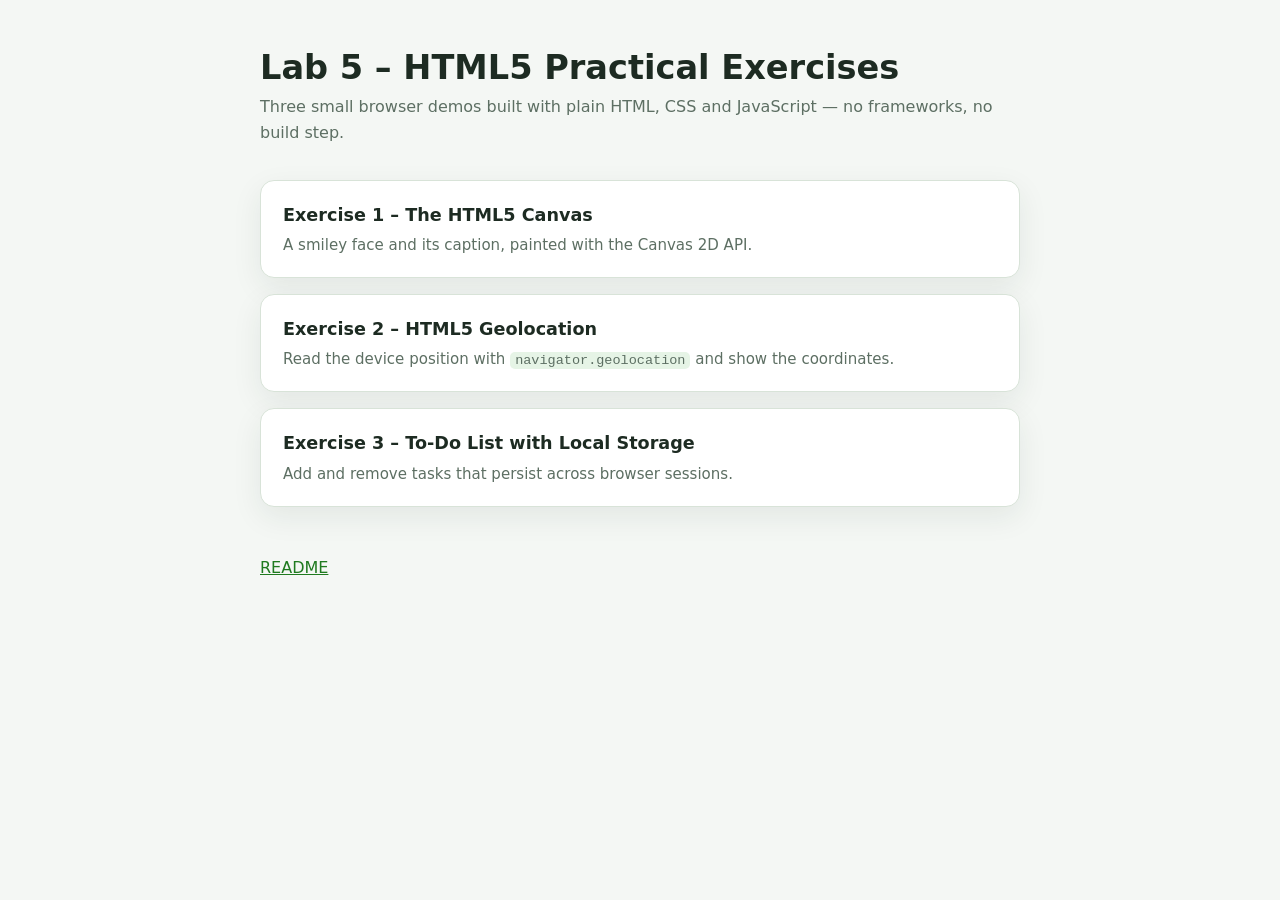
<file: index.html>
<!DOCTYPE html>
<html lang="en">
<head>
  <meta charset="UTF-8">
  <meta name="viewport" content="width=device-width, initial-scale=1.0">
  <title>Lab 5 &ndash; HTML5 Canvas, Geolocation &amp; Local Storage</title>
  <link rel="stylesheet" href="assets/style.css">
</head>
<body>
  <header class="site-header">
    <h1>Lab 5 &ndash; HTML5 Practical Exercises</h1>
    <p class="subtitle">
      Three small browser demos built with plain HTML, CSS and JavaScript &mdash;
      no frameworks, no build step.
    </p>
  </header>

  <main>
    <ul class="exercise-list">
      <li>
        <a class="exercise-card" href="exercise1-canvas/index.html">
          <h2>Exercise 1 &ndash; The HTML5 Canvas</h2>
          <p>A smiley face and its caption, painted with the Canvas 2D API.</p>
        </a>
      </li>
      <li>
        <a class="exercise-card" href="exercise2-geolocation/index.html">
          <h2>Exercise 2 &ndash; HTML5 Geolocation</h2>
          <p>Read the device position with <code>navigator.geolocation</code> and show the coordinates.</p>
        </a>
      </li>
      <li>
        <a class="exercise-card" href="exercise3-localstorage/index.html">
          <h2>Exercise 3 &ndash; To-Do List with Local Storage</h2>
          <p>Add and remove tasks that persist across browser sessions.</p>
        </a>
      </li>
    </ul>
  </main>

  <footer class="site-footer">
    <p><a href="README.md">README</a></p>
  </footer>
</body>
</html>
</file>
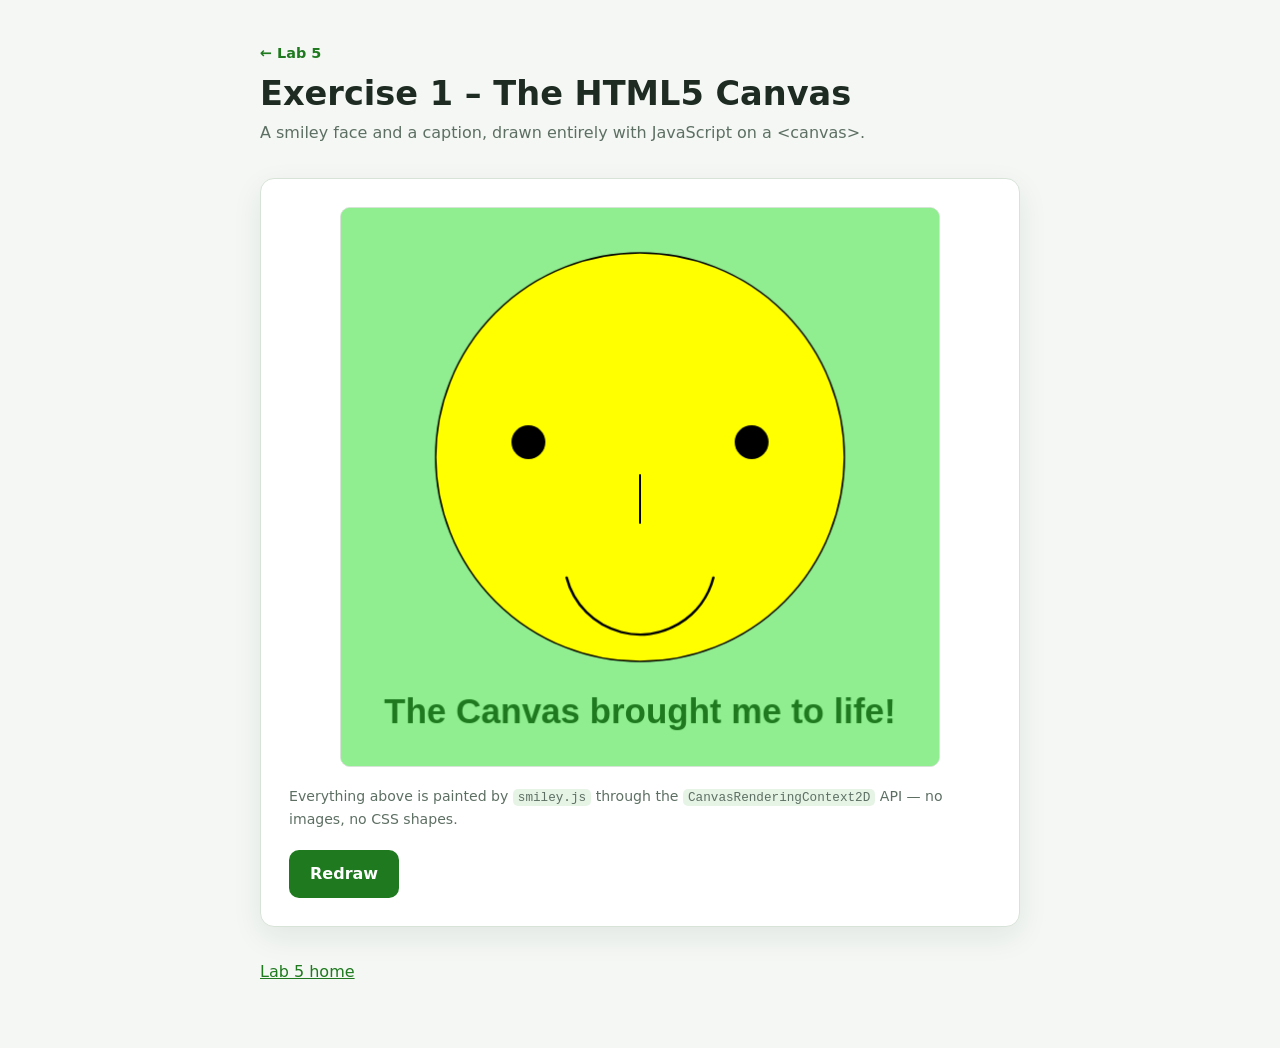
<file: exercise1-canvas/index.html>
<!DOCTYPE html>
<html lang="en">
<head>
  <meta charset="UTF-8">
  <meta name="viewport" content="width=device-width, initial-scale=1.0">
  <title>Exercise 1 &ndash; The HTML5 Canvas</title>
  <link rel="stylesheet" href="../assets/style.css">
</head>
<body>
  <header class="site-header">
    <a class="back" href="../index.html">&larr; Lab 5</a>
    <h1>Exercise 1 &ndash; The HTML5 Canvas</h1>
    <p class="subtitle">A smiley face and a caption, drawn entirely with JavaScript on a &lt;canvas&gt;.</p>
  </header>

  <main>
    <section class="card">
      <!-- The canvas is sized in HTML attributes; style only controls how big it is on screen. -->
      <canvas id="smileyFace" width="600" height="560"
              aria-label="Smiley face drawn on an HTML5 canvas with the text: The Canvas brought me to life!"></canvas>

      <p class="hint">
        Everything above is painted by <code>smiley.js</code> through the
        <code>CanvasRenderingContext2D</code> API &mdash; no images, no CSS shapes.
      </p>

      <div class="actions">
        <button type="button" id="redrawButton" class="btn">Redraw</button>
      </div>
    </section>
  </main>

  <footer class="site-footer">
    <a href="../index.html">Lab 5 home</a>
  </footer>

  <script src="smiley.js"></script>
</body>
</html>
</file>
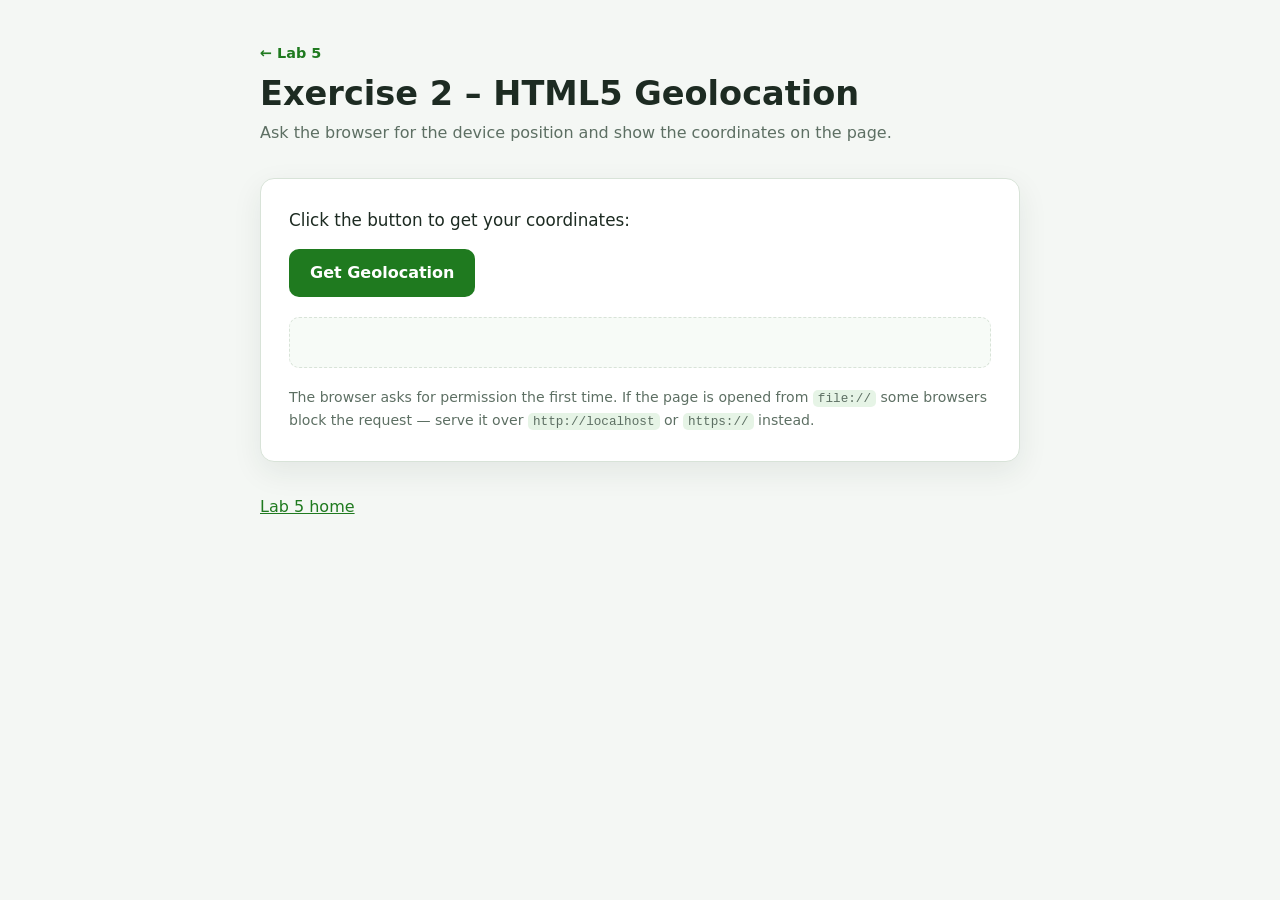
<file: exercise2-geolocation/index.html>
<!DOCTYPE html>
<html lang="en">
<head>
  <meta charset="UTF-8">
  <meta name="viewport" content="width=device-width, initial-scale=1.0">
  <title>Exercise 2 &ndash; HTML5 Geolocation</title>
  <link rel="stylesheet" href="../assets/style.css">
</head>
<body>
  <header class="site-header">
    <a class="back" href="../index.html">&larr; Lab 5</a>
    <h1>Exercise 2 &ndash; HTML5 Geolocation</h1>
    <p class="subtitle">Ask the browser for the device position and show the coordinates on the page.</p>
  </header>

  <main>
    <section class="card">
      <p class="lead">Click the button to get your coordinates:</p>

      <button type="button" class="btn" onclick="getGeolocation()">Get Geolocation</button>

      <!-- The script writes the coordinates into this paragraph. -->
      <p id="geolocation" class="output" role="status" aria-live="polite"></p>

      <p class="hint">
        The browser asks for permission the first time. If the page is opened from
        <code>file://</code> some browsers block the request &mdash; serve it over
        <code>http://localhost</code> or <code>https://</code> instead.
      </p>
    </section>
  </main>

  <footer class="site-footer">
    <a href="../index.html">Lab 5 home</a>
  </footer>

  <!-- Loaded at the end of <body> so getElementById() finds #geolocation. -->
  <script src="geolocation.js"></script>
</body>
</html>
</file>
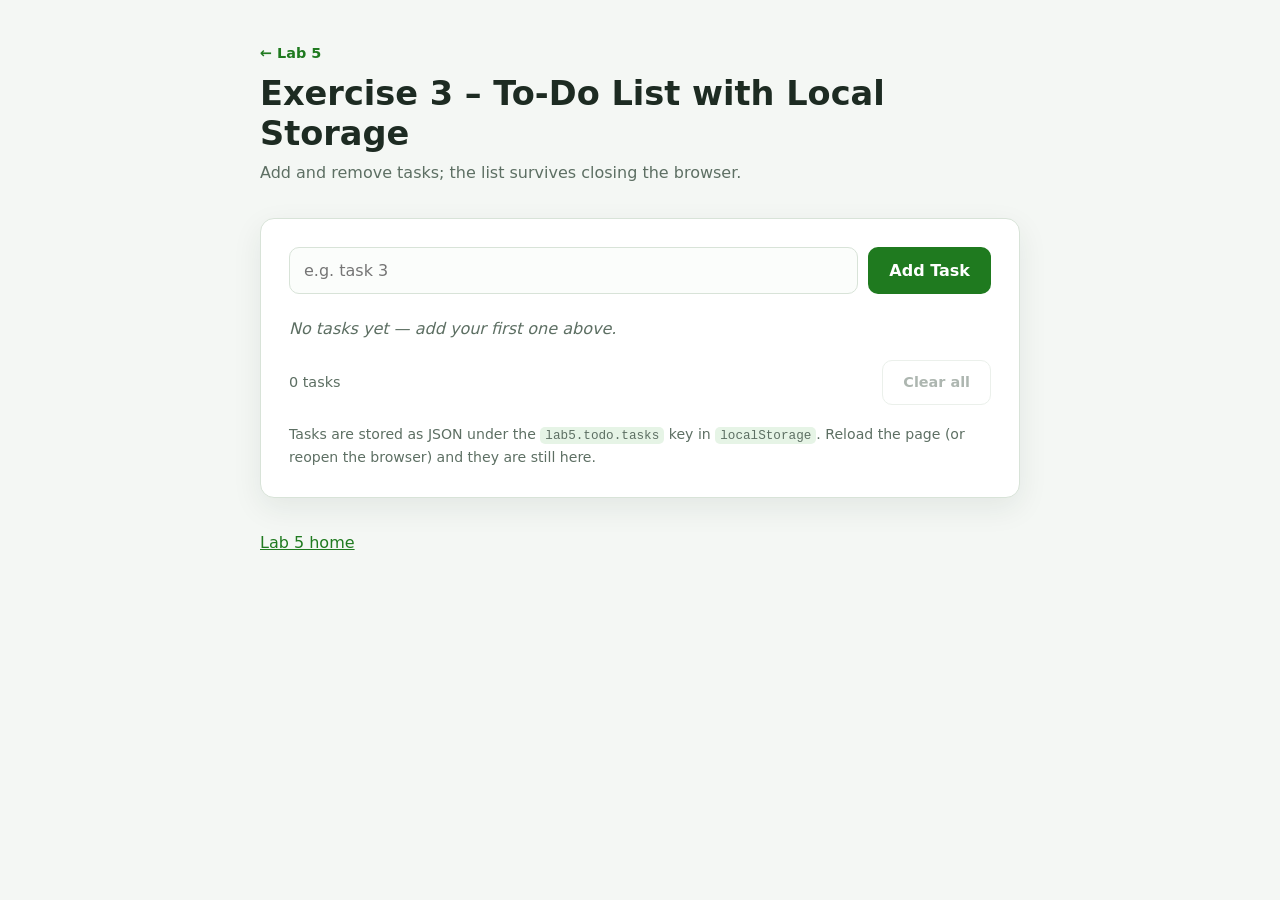
<file: exercise3-localstorage/index.html>
<!DOCTYPE html>
<html lang="en">
<head>
  <meta charset="UTF-8">
  <meta name="viewport" content="width=device-width, initial-scale=1.0">
  <title>Exercise 3 &ndash; To-Do List with Local Storage</title>
  <link rel="stylesheet" href="../assets/style.css">
</head>
<body>
  <header class="site-header">
    <a class="back" href="../index.html">&larr; Lab 5</a>
    <h1>Exercise 3 &ndash; To-Do List with Local Storage</h1>
    <p class="subtitle">Add and remove tasks; the list survives closing the browser.</p>
  </header>

  <main>
    <section class="card">
      <form id="taskForm" class="task-form" autocomplete="off">
        <label class="sr-only" for="taskInput">New task</label>
        <input id="taskInput" class="task-input" type="text" placeholder="e.g. task 3" maxlength="120">
        <button type="submit" class="btn">Add Task</button>
      </form>

      <ul id="taskList" class="task-list"></ul>

      <p id="taskEmpty" class="empty-state">No tasks yet &mdash; add your first one above.</p>

      <div class="task-meta">
        <span id="taskCount">0 tasks</span>
        <button type="button" id="clearButton" class="btn btn-ghost">Clear all</button>
      </div>

      <p class="hint">
        Tasks are stored as JSON under the <code>lab5.todo.tasks</code> key in
        <code>localStorage</code>. Reload the page (or reopen the browser) and they are still here.
      </p>
    </section>
  </main>

  <footer class="site-footer">
    <a href="../index.html">Lab 5 home</a>
  </footer>

  <script src="todo.js"></script>
</body>
</html>
</file>
<file: assets/style.css>
/* Shared styling for all three Lab 5 exercises. */

:root {
  --bg: #f4f7f4;
  --surface: #ffffff;
  --ink: #1d2b22;
  --muted: #5d6f63;
  --accent: #1f7a1f;
  --accent-soft: #e6f4e6;
  --border: #d8e3d8;
  --radius: 14px;
  --shadow: 0 10px 30px rgba(23, 51, 32, 0.08);
}

* {
  box-sizing: border-box;
}

body {
  margin: 0;
  padding: 0 20px 64px;
  background: var(--bg);
  color: var(--ink);
  font-family: "Segoe UI", system-ui, -apple-system, Roboto, Arial, sans-serif;
  line-height: 1.6;
}

.site-header,
main,
.site-footer {
  max-width: 760px;
  margin: 0 auto;
}

.site-header {
  padding: 40px 0 8px;
}

.site-header h1 {
  margin: 8px 0 6px;
  font-size: clamp(1.5rem, 4vw, 2.1rem);
  line-height: 1.2;
}

.subtitle {
  margin: 0;
  color: var(--muted);
}

.back {
  display: inline-block;
  color: var(--accent);
  font-size: 0.9rem;
  font-weight: 600;
  text-decoration: none;
}

.back:hover {
  text-decoration: underline;
}

.card {
  margin-top: 24px;
  padding: 28px;
  background: var(--surface);
  border: 1px solid var(--border);
  border-radius: var(--radius);
  box-shadow: var(--shadow);
}

.lead {
  margin: 0 0 16px;
  font-size: 1.05rem;
}

.hint {
  margin: 18px 0 0;
  color: var(--muted);
  font-size: 0.88rem;
}

code {
  padding: 1px 5px;
  background: var(--accent-soft);
  border-radius: 5px;
  font-family: Consolas, "Courier New", monospace;
  font-size: 0.9em;
}

/* ---------- Buttons ---------- */

.btn {
  padding: 10px 20px;
  border: 1px solid transparent;
  border-radius: 10px;
  background: var(--accent);
  color: #fff;
  font: inherit;
  font-weight: 600;
  cursor: pointer;
  transition: background 0.15s ease, transform 0.05s ease;
}

.btn:hover {
  background: #176417;
}

.btn:active {
  transform: translateY(1px);
}

.btn:focus-visible {
  outline: 3px solid #9ccf9c;
  outline-offset: 2px;
}

.btn-ghost {
  background: transparent;
  border-color: var(--border);
  color: var(--muted);
}

.btn-ghost:hover {
  background: #f1f5f1;
  color: var(--ink);
}

.btn:disabled {
  opacity: 0.5;
  cursor: not-allowed;
}

.actions {
  margin-top: 20px;
}

/* ---------- Exercise 1: canvas ---------- */

canvas {
  display: block;
  width: min(100%, 600px);
  height: auto;
  margin: 0 auto;
  border-radius: 10px;
  border: 1px solid var(--border);
  background: #90ee90;
}

/* ---------- Exercise 2: geolocation ---------- */

.output {
  min-height: 3.2rem;
  margin: 20px 0 0;
  padding: 14px 16px;
  background: #f7fbf7;
  border: 1px dashed var(--border);
  border-radius: 10px;
  font-family: Consolas, "Courier New", monospace;
  font-size: 0.95rem;
  color: var(--ink);
}

/* ---------- Exercise 3: to-do list ---------- */

.task-form {
  display: flex;
  gap: 10px;
  flex-wrap: wrap;
}

.task-input {
  flex: 1 1 220px;
  min-width: 0;
  padding: 10px 14px;
  border: 1px solid var(--border);
  border-radius: 10px;
  background: #fbfdfb;
  color: var(--ink);
  font: inherit;
}

.task-input:focus {
  outline: 2px solid #9ccf9c;
  outline-offset: 1px;
  border-color: var(--accent);
}

.task-list {
  margin: 22px 0 0;
  padding: 0;
  list-style: none;
}

.task-item {
  display: flex;
  align-items: center;
  gap: 12px;
  padding: 10px 12px;
  border-bottom: 1px solid var(--border);
}

.task-item:first-child {
  border-top: 1px solid var(--border);
}

.task-text {
  flex: 1;
  word-break: break-word;
}

.task-delete {
  width: 28px;
  height: 28px;
  border: 0;
  border-radius: 50%;
  background: transparent;
  color: #9a9a9a;
  font-size: 1.2rem;
  line-height: 1;
  cursor: pointer;
}

.task-delete:hover {
  background: #fdeaea;
  color: #c0392b;
}

.empty-state {
  margin: 20px 0 0;
  color: var(--muted);
  font-style: italic;
}

.task-meta {
  display: flex;
  align-items: center;
  justify-content: space-between;
  margin-top: 18px;
  color: var(--muted);
  font-size: 0.9rem;
}

.site-footer {
  padding-top: 32px;
}

.site-footer a {
  color: var(--accent);
}

/* ---------- Utilities ---------- */

.sr-only {
  position: absolute;
  width: 1px;
  height: 1px;
  padding: 0;
  margin: -1px;
  overflow: hidden;
  clip: rect(0 0 0 0);
  white-space: nowrap;
  border: 0;
}

/* ---------- Index page ---------- */

.exercise-list {
  display: grid;
  gap: 16px;
  margin: 26px 0 0;
  padding: 0;
  list-style: none;
}

.exercise-card {
  display: block;
  padding: 20px 22px;
  background: var(--surface);
  border: 1px solid var(--border);
  border-radius: var(--radius);
  box-shadow: var(--shadow);
  color: inherit;
  text-decoration: none;
  transition: transform 0.12s ease, border-color 0.12s ease;
}

.exercise-card:hover {
  transform: translateY(-2px);
  border-color: var(--accent);
}

.exercise-card h2 {
  margin: 0 0 4px;
  font-size: 1.1rem;
}

.exercise-card p {
  margin: 0;
  color: var(--muted);
  font-size: 0.94rem;
}

@media (max-width: 520px) {
  .card {
    padding: 20px;
  }
}
</file>
